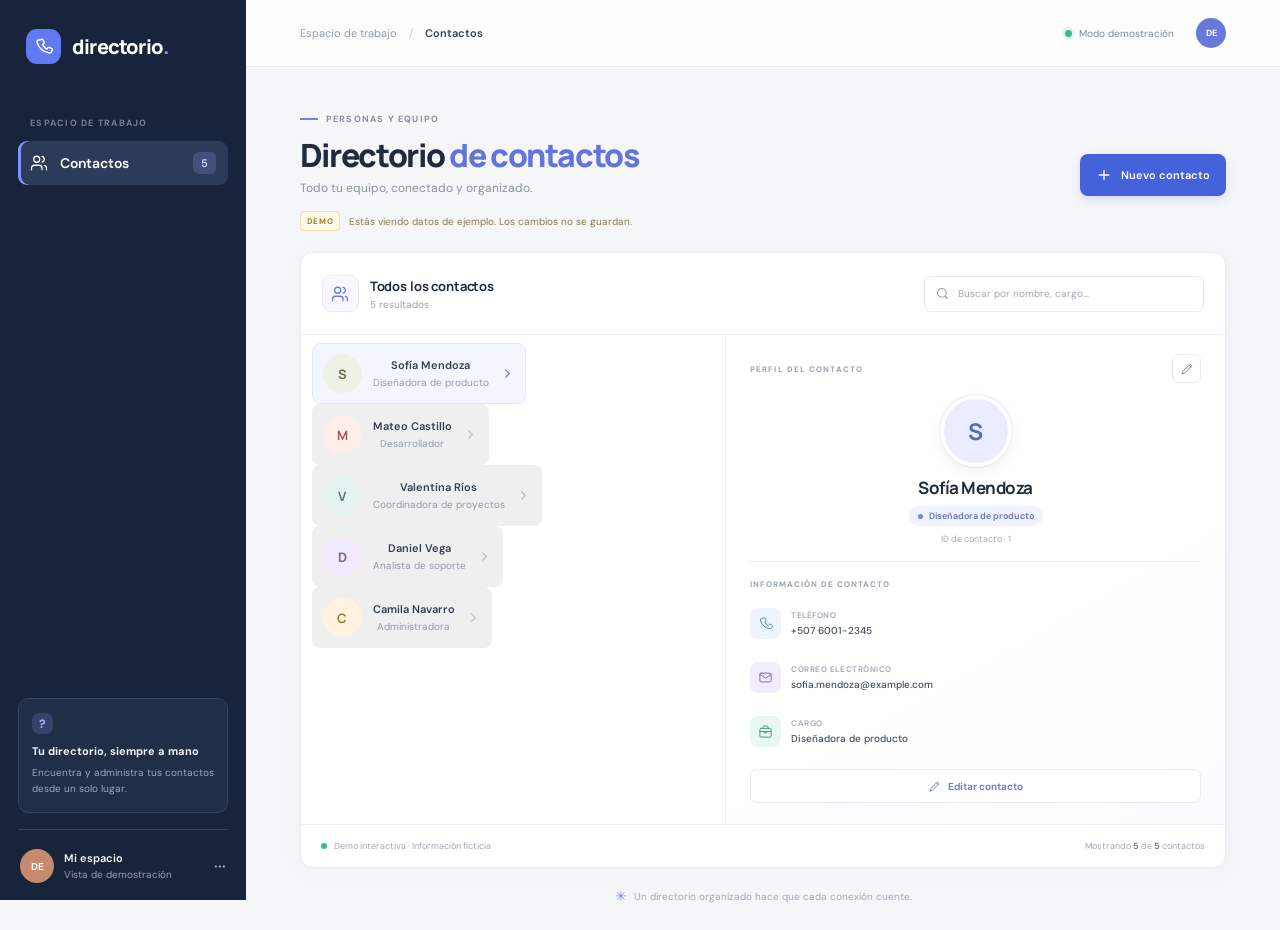
<file: demo/index.html>
<!doctype html>
<html lang="es">
<head>
  <meta charset="utf-8">
  <meta name="viewport" content="width=device-width, initial-scale=1">
  <meta name="theme-color" content="#f5f6f8">
  <meta name="description" content="Demo interactiva del Directorio Telefónico.">
  <title>Directorio telefónico · Demo</title>
  <link rel="preconnect" href="https://fonts.googleapis.com">
  <link rel="preconnect" href="https://fonts.gstatic.com" crossorigin>
  <link href="https://fonts.googleapis.com/css2?family=DM+Sans:wght@400;500;600;700&family=Manrope:wght@500;600;700;800&display=swap" rel="stylesheet">
  <link rel="stylesheet" href="../static/css/app.css">
</head>
<body>
  <div class="app-shell">
    <aside class="sidebar">
      <a class="brand" href="./" aria-label="Directorio, inicio">
        <span class="brand-mark" aria-hidden="true">
          <svg viewBox="0 0 24 24"><path d="M7.4 3.8 9.6 3a1.7 1.7 0 0 1 2.1 1l1 2.5a1.7 1.7 0 0 1-.5 2l-1.4 1.1a14 14 0 0 0 5.6 5.6l1.1-1.4a1.7 1.7 0 0 1 2-.5l2.5 1a1.7 1.7 0 0 1 1 2.1l-.8 2.2a2.6 2.6 0 0 1-2.7 1.7A18.7 18.7 0 0 1 3.7 6.5a2.6 2.6 0 0 1 1.7-2.7Z"/></svg>
        </span>
        <span class="brand-name">directorio<span>.</span></span>
      </a>
      <div class="side-label">ESPACIO DE TRABAJO</div>
      <a class="nav-link active" href="./">
        <svg viewBox="0 0 24 24" aria-hidden="true"><path d="M16 21v-2a4 4 0 0 0-4-4H6a4 4 0 0 0-4 4v2M9 11a4 4 0 1 0 0-8 4 4 0 0 0 0 8Zm13 10v-2a4 4 0 0 0-3-3.87M16 3.13a4 4 0 0 1 0 7.75"/></svg>
        <span>Contactos</span><span class="nav-count" id="sidebar-count">0</span>
      </a>
      <div class="sidebar-bottom">
        <div class="help-card"><div class="help-icon">?</div><strong>Tu directorio, siempre a mano</strong><span>Encuentra y administra tus contactos desde un solo lugar.</span></div>
        <div class="sidebar-profile"><div class="profile-avatar">DE</div><div class="profile-copy"><strong>Mi espacio</strong><span>Vista de demostración</span></div><span class="profile-dots">···</span></div>
      </div>
    </aside>

    <main class="main-content">
      <header class="topbar">
        <div class="breadcrumb"><span>Espacio de trabajo</span><span class="crumb-separator">/</span><strong>Contactos</strong></div>
        <div class="topbar-right"><span class="connection"><i></i> Modo demostración</span><div class="top-avatar" aria-label="Demo">DE</div></div>
      </header>
      <section class="content">
        <div class="page-heading">
          <div><div class="eyebrow"><span class="eyebrow-line"></span> PERSONAS Y EQUIPO</div><h1>Directorio <span>de contactos</span></h1><p>Todo tu equipo, conectado y organizado.</p></div>
          <button class="primary-button" type="button" data-open="add-dialog"><svg viewBox="0 0 24 24" aria-hidden="true"><path d="M12 5v14M5 12h14"/></svg>Nuevo contacto</button>
        </div>
        <div class="demo-notice"><span>DEMO</span> Estás viendo datos de ejemplo. Los cambios no se guardan.</div>
        <div class="flash-stack" id="status-message" role="status" aria-live="polite"></div>
        <section class="directory-card">
          <div class="directory-toolbar">
            <div class="section-title"><div class="section-icon"><svg viewBox="0 0 24 24" aria-hidden="true"><path d="M16 21v-2a4 4 0 0 0-4-4H6a4 4 0 0 0-4 4v2M9 11a4 4 0 1 0 0-8 4 4 0 0 0 0 8Zm13 10v-2a4 4 0 0 0-3-3.87M16 3.13a4 4 0 0 1 0 7.75"/></svg></div><div><h2>Todos los contactos</h2><p id="result-count"></p></div></div>
            <label class="search-form"><svg viewBox="0 0 24 24" aria-hidden="true"><circle cx="11" cy="11" r="7"/><path d="m20 20-4-4"/></svg><input id="search" type="search" placeholder="Buscar por nombre, cargo..." aria-label="Buscar contactos"><kbd>⌕</kbd></label>
          </div>
          <div class="directory-body">
            <div class="contact-list" id="contact-list" aria-label="Lista de contactos"></div>
            <section class="contact-detail" id="contact-detail" aria-label="Detalle del contacto"></section>
          </div>
          <footer class="directory-footer"><span><i></i> Demo interactiva · Información ficticia</span><span id="footer-count"></span></footer>
        </section>
        <div class="page-footnote"><span class="footnote-mark">✳</span> Un directorio organizado hace que cada conexión cuente.</div>
      </section>
    </main>
  </div>

  <dialog class="contact-dialog" id="add-dialog">
    <form class="dialog-form" id="add-form">
      <div class="dialog-heading"><div><span class="dialog-kicker">DIRECTORIO · DEMO</span><h2>Nuevo contacto</h2><p>Prueba a agregar una persona al directorio.</p></div><button class="dialog-close" type="button" aria-label="Cerrar">×</button></div>
      <div class="form-grid">
        <label>Nombre <span>*</span><input name="nombre" required maxlength="100" autocomplete="given-name"></label>
        <label>Apellido <span>*</span><input name="apellido" required maxlength="100" autocomplete="family-name"></label>
        <label>Teléfono<input name="telefono" type="tel" maxlength="40" autocomplete="tel"></label>
        <label>Correo electrónico<input name="email" type="email" maxlength="254" autocomplete="email"></label>
        <label class="full-field">Cargo<input name="role" maxlength="100" placeholder="Ej. Coordinación"></label>
      </div>
      <div class="dialog-actions"><button class="cancel-button" type="button">Cancelar</button><button class="primary-button" type="submit">Agregar a la demo <span>→</span></button></div>
    </form>
  </dialog>

  <dialog class="contact-dialog" id="edit-dialog">
    <form class="dialog-form" id="edit-form">
      <div class="dialog-heading"><div><span class="dialog-kicker">DIRECTORIO · DEMO</span><h2>Editar contacto</h2><p>Los cambios solo estarán disponibles mientras esta página siga abierta.</p></div><button class="dialog-close" type="button" aria-label="Cerrar">×</button></div>
      <div class="form-grid">
        <label>Nombre <span>*</span><input name="nombre" required maxlength="100" autocomplete="given-name"></label>
        <label>Apellido <span>*</span><input name="apellido" required maxlength="100" autocomplete="family-name"></label>
        <label>Teléfono<input name="telefono" type="tel" maxlength="40" autocomplete="tel"></label>
        <label>Correo electrónico<input name="email" type="email" maxlength="254" autocomplete="email"></label>
        <label class="full-field">Cargo<input name="role" maxlength="100"></label>
      </div>
      <div class="dialog-actions"><button class="cancel-button" type="button">Cancelar</button><button class="primary-button" type="submit">Guardar en la demo <span>→</span></button></div>
    </form>
  </dialog>
  <script src="./demo.js" defer></script>
</body>
</html>
</file>
<file: static/css/app.css>
:root {
  color-scheme: light;
  --ink: #202b3d;
  --muted: #8c96a6;
  --line: #e9edf2;
  --blue: #4662db;
  --blue-dark: #354fc5;
  --canvas: #f5f6f8;
  --sidebar: #17243b;
}

* { box-sizing: border-box; }
body { margin: 0; background: var(--canvas); color: var(--ink); font-family: "DM Sans", sans-serif; font-size: 14px; -webkit-font-smoothing: antialiased; }
button, input { font: inherit; }
button { cursor: pointer; }
.app-shell { min-height: 100vh; }
.sidebar { position: fixed; inset: 0 auto 0 0; z-index: 3; display: flex; flex-direction: column; width: 246px; padding: 29px 18px 17px; color: #fff; background: var(--sidebar); }
.brand { display: flex; align-items: center; gap: 11px; margin: 0 0 53px 8px; color: #fff; text-decoration: none; }
.brand-mark { display: grid; width: 35px; height: 35px; place-items: center; border-radius: 11px; background: #617af1; }
.brand-mark svg { width: 19px; height: 19px; fill: none; stroke: #fff; stroke-linecap: round; stroke-linejoin: round; stroke-width: 1.8; }
.brand-name { font: 800 20px "Manrope", sans-serif; letter-spacing: -.8px; }
.brand-name span { color: #8395ff; }
.side-label { margin: 0 0 12px 12px; color: #738099; font-size: 9px; font-weight: 700; letter-spacing: 1.25px; }
.nav-link { display: flex; height: 44px; align-items: center; gap: 12px; padding: 0 12px; border-radius: 9px; color: #b7c1d1; text-decoration: none; font-weight: 600; }
.nav-link.active { color: #fff; background: #2b3b58; box-shadow: inset 3px 0 #8291ff; }
.nav-link svg { width: 18px; height: 18px; fill: none; stroke: currentColor; stroke-linecap: round; stroke-linejoin: round; stroke-width: 1.7; }
.nav-count { display: grid; min-width: 23px; height: 22px; place-items: center; margin-left: auto; border-radius: 6px; color: #cbd4ff; background: #40517b; font-size: 11px; }
.sidebar-bottom { margin-top: auto; }
.help-card { display: flex; flex-direction: column; gap: 7px; padding: 14px 13px 15px; border: 1px solid #35435c; border-radius: 10px; background: #202e47; }
.help-icon { display: grid; width: 21px; height: 21px; place-items: center; margin-bottom: 3px; border-radius: 7px; color: #aab8ff; background: #34446a; font-size: 12px; font-weight: 700; }
.help-card strong { color: #f2f4fa; font-size: 11px; }
.help-card > span { color: #9da9bc; font-size: 10px; line-height: 1.6; }
.sidebar-profile { display: flex; align-items: center; gap: 10px; padding: 19px 2px 0; margin-top: 16px; border-top: 1px solid #344057; }
.profile-avatar, .top-avatar { display: grid; flex: 0 0 auto; width: 34px; height: 34px; place-items: center; border-radius: 50%; color: #fff; background: #c88971; font-size: 10px; font-weight: 700; }
.profile-copy { display: flex; flex-direction: column; gap: 3px; }
.profile-copy strong { font-size: 11px; font-weight: 600; }
.profile-copy span { color: #96a2b7; font-size: 10px; }
.profile-dots { margin-left: auto; color: #a9b3c3; font-size: 19px; line-height: 1; }
.main-content { min-height: 100vh; margin-left: 246px; }
.topbar { display: flex; height: 67px; align-items: center; justify-content: space-between; padding: 0 5.2%; border-bottom: 1px solid #e9ecf0; background: rgba(255,255,255,.7); }
.breadcrumb { display: flex; align-items: center; gap: 12px; color: #939cac; font-size: 11px; }
.breadcrumb strong { color: #344055; font-weight: 600; }
.crumb-separator { color: #c0c6d0; }
.topbar-right { display: flex; align-items: center; gap: 22px; }
.connection { display: flex; align-items: center; gap: 7px; color: #7d8798; font-size: 10px; }
.connection i, .directory-footer i { width: 7px; height: 7px; border-radius: 50%; background: #38bf8b; box-shadow: 0 0 0 3px #e6f7f0; }
.top-avatar { width: 30px; height: 30px; background: #6879d9; font-size: 9px; }
.content { width: min(1190px, 100%); padding: 46px 5.2% 25px; margin: 0 auto; }
.page-heading { display: flex; align-items: flex-end; justify-content: space-between; margin-bottom: 28px; }
.eyebrow { display: flex; align-items: center; gap: 8px; margin-bottom: 11px; color: #8490a2; font-size: 9px; font-weight: 700; letter-spacing: 1.2px; }
.eyebrow-line { width: 18px; height: 2px; background: #7081e9; }
h1, h2, p { margin-top: 0; }
h1 { margin-bottom: 6px; color: #202b3d; font: 800 clamp(25px, 3vw, 32px)/1.2 "Manrope", sans-serif; letter-spacing: -1.35px; }
h1 span { color: #6375dc; }
.page-heading p { margin: 0; color: #8993a2; font-size: 12px; }
.primary-button { display: inline-flex; height: 42px; align-items: center; justify-content: center; gap: 9px; padding: 0 16px; border: 0; border-radius: 8px; color: #fff; background: var(--blue); box-shadow: 0 4px 10px #4662db2b; font-size: 11px; font-weight: 600; transition: background .15s, transform .15s; }
.primary-button:hover { transform: translateY(-1px); background: var(--blue-dark); }
.primary-button svg { width: 16px; height: 16px; fill: none; stroke: currentColor; stroke-linecap: round; stroke-width: 2; }
.directory-card { overflow: hidden; border: 1px solid #e8ebf0; border-radius: 12px; background: #fff; box-shadow: 0 5px 25px #293e5b08; }
.directory-toolbar { display: flex; min-height: 82px; align-items: center; justify-content: space-between; gap: 18px; padding: 15px 21px; border-bottom: 1px solid #edf0f3; }
.section-title { display: flex; align-items: center; gap: 11px; }
.section-icon { display: grid; width: 37px; height: 37px; place-items: center; border: 1px solid #e9ecf3; border-radius: 9px; color: #697bdd; background: #f7f8ff; }
.section-icon svg { width: 18px; height: 18px; fill: none; stroke: currentColor; stroke-linecap: round; stroke-linejoin: round; stroke-width: 1.7; }
.section-title h2 { margin: 0 0 3px; font: 700 13px "Manrope", sans-serif; letter-spacing: -.15px; }
.section-title p { margin: 0; color: #99a2b0; font-size: 10px; }
.search-form { display: flex; width: min(280px, 48%); height: 36px; align-items: center; gap: 8px; padding: 0 10px; border: 1px solid #e8ebf0; border-radius: 7px; color: #969faf; background: #fff; }
.search-form:focus-within { border-color: #9ca9f0; box-shadow: 0 0 0 3px #6779e616; }
.search-form svg { width: 15px; height: 15px; flex: 0 0 auto; fill: none; stroke: currentColor; stroke-linecap: round; stroke-width: 1.8; }
.search-form input { width: 100%; min-width: 0; padding: 0; border: 0; outline: 0; color: #364257; background: transparent; font-size: 10px; }
.search-form input::placeholder { color: #a0a8b5; }
.search-form kbd { display: none; }
.directory-body { display: grid; min-height: 432px; grid-template-columns: minmax(280px, .92fr) minmax(310px, 1.08fr); }
.contact-list { min-height: 432px; padding: 8px 11px 12px; border-right: 1px solid #edf0f3; }
.contact-row { display: flex; min-height: 61px; align-items: center; gap: 11px; padding: 7px 10px; border: 1px solid transparent; border-radius: 8px; color: inherit; text-decoration: none; transition: background .12s, border-color .12s; }
.contact-row:hover { background: #f8f9fc; }
.contact-row.selected { border-color: #e3e7fb; background: #f4f6ff; }
.contact-avatar { display: grid; width: 39px; height: 39px; flex: 0 0 auto; place-items: center; border-radius: 50%; object-fit: cover; color: #5664ba; background: #eaedff; font: 700 13px "Manrope", sans-serif; }
.avatar-color-0 { color: #63724d; background: #edf2e4; }
.avatar-color-1 { color: #a35b52; background: #ffede9; }
.avatar-color-2 { color: #527b79; background: #e4f2f0; }
.avatar-color-3 { color: #805c95; background: #f1eafd; }
.avatar-color-4 { color: #a47737; background: #fff3df; }
.avatar-color-5 { color: #536e9a; background: #e8effb; }
.contact-copy { display: flex; min-width: 0; flex-direction: column; gap: 4px; }
.contact-copy strong { overflow: hidden; color: #334054; font-size: 11px; font-weight: 600; text-overflow: ellipsis; white-space: nowrap; }
.contact-copy span { overflow: hidden; color: #929bab; font-size: 10px; text-overflow: ellipsis; white-space: nowrap; }
.row-arrow { width: 15px; height: 15px; flex: 0 0 auto; margin-left: auto; fill: none; stroke: #b9c0cc; stroke-linecap: round; stroke-linejoin: round; stroke-width: 1.7; }
.contact-row.selected .row-arrow { stroke: #7182e2; }
.contact-detail { padding: 19px 24px 21px; background: linear-gradient(150deg, #fff 60%, #fafbff 100%); }
.detail-topline { display: flex; align-items: center; justify-content: space-between; color: #9ba4b2; font-size: 8px; font-weight: 700; letter-spacing: 1.1px; }
.icon-button { display: grid; width: 29px; height: 29px; place-items: center; border: 1px solid #e8ebf0; border-radius: 7px; color: #7d89a4; background: #fff; }
.icon-button:hover { color: var(--blue); border-color: #dce1fa; background: #f8f9ff; }
.icon-button svg { width: 14px; height: 14px; fill: none; stroke: currentColor; stroke-linecap: round; stroke-linejoin: round; stroke-width: 1.6; }
.profile-hero { display: flex; flex-direction: column; align-items: center; padding: 12px 0 16px; text-align: center; }
.detail-avatar { display: grid; width: 72px; height: 72px; place-items: center; margin-bottom: 9px; border: 4px solid #fff; border-radius: 50%; object-fit: cover; box-shadow: 0 0 0 1px #e8ebf0, 0 5px 14px #26375210; color: #5968bd; background: #eaedff; font: 700 23px "Manrope", sans-serif; }
.profile-hero h2 { margin: 0 0 7px; font: 700 17px "Manrope", sans-serif; letter-spacing: -.5px; }
.role-badge { display: flex; align-items: center; gap: 6px; padding: 4px 9px; border-radius: 20px; color: #6875c5; background: #f0f2ff; font-size: 9px; font-weight: 600; }
.role-badge i { width: 5px; height: 5px; border-radius: 50%; background: #7484e7; }
.contact-id { margin-top: 7px; color: #a4acb9; font-size: 9px; }
.detail-divider { height: 1px; background: #eceff3; }
.detail-section-title { margin: 17px 0 10px; color: #9aa3b0; font-size: 8px; font-weight: 700; letter-spacing: 1px; }
.info-list { display: flex; flex-direction: column; gap: 6px; }
.info-item { display: flex; min-height: 48px; align-items: center; gap: 10px; }
.info-icon { display: grid; width: 31px; height: 31px; flex: 0 0 auto; place-items: center; border-radius: 8px; }
.info-icon svg { width: 15px; height: 15px; fill: none; stroke: currentColor; stroke-linecap: round; stroke-linejoin: round; stroke-width: 1.6; }
.phone-icon { color: #5f81c6; background: #edf3ff; }
.email-icon { color: #7b6ac1; background: #f1edff; }
.role-icon { color: #4a9c87; background: #e9f7f2; }
.info-item > span:last-child { display: flex; min-width: 0; flex-direction: column; gap: 4px; }
.info-item small { color: #a0a8b4; font-size: 8px; font-weight: 600; letter-spacing: .55px; }
.info-item strong { overflow-wrap: anywhere; color: #445064; font-size: 10px; font-weight: 500; }
.edit-button { display: flex; width: 100%; height: 34px; align-items: center; justify-content: center; gap: 7px; margin-top: 14px; border: 1px solid #e7eaf0; border-radius: 7px; color: #6876ca; background: #fff; font-size: 10px; font-weight: 600; transition: background .15s; }
.edit-button:hover { background: #f7f8ff; }
.edit-button svg { width: 13px; height: 13px; fill: none; stroke: currentColor; stroke-linecap: round; stroke-linejoin: round; stroke-width: 1.6; }
.directory-footer { display: flex; min-height: 43px; align-items: center; justify-content: space-between; gap: 12px; padding: 0 20px; border-top: 1px solid #edf0f3; color: #a0a8b4; font-size: 9px; }
.directory-footer > span:first-child { display: flex; align-items: center; gap: 7px; }
.directory-footer i { width: 6px; height: 6px; box-shadow: none; }
.directory-footer strong { color: #687385; font-weight: 600; }
.page-footnote { display: flex; align-items: center; justify-content: center; gap: 7px; padding: 19px 0 0; color: #a0a8b5; font-size: 10px; }
.footnote-mark { color: #8391e2; font-size: 14px; }
.empty-state, .detail-empty { display: flex; min-height: 390px; flex-direction: column; align-items: center; justify-content: center; gap: 9px; padding: 25px; text-align: center; }
.empty-icon { display: grid; width: 44px; height: 44px; place-items: center; margin-bottom: 4px; border-radius: 13px; color: #7887d9; background: #f0f2ff; }
.empty-icon svg { width: 19px; height: 19px; fill: none; stroke: currentColor; stroke-linecap: round; stroke-linejoin: round; stroke-width: 1.7; }
.empty-state strong, .detail-empty strong { color: #485469; font: 700 12px "Manrope", sans-serif; }
.empty-state > span:not(.empty-icon), .detail-empty > span:not(.empty-icon) { max-width: 240px; color: #9aa3b0; font-size: 10px; line-height: 1.6; }
.text-button { padding: 0; margin-top: 4px; border: 0; color: #6273d8; background: transparent; font-size: 10px; font-weight: 600; }
.text-button span { margin-left: 3px; font-size: 15px; vertical-align: -1px; }
.detail-empty { min-height: 390px; }
.flash-stack { display: grid; gap: 8px; margin: -12px 0 16px; }
.flash { padding: 11px 14px; border: 1px solid; border-radius: 8px; font-size: 11px; }
.flash.error { border-color: #f4d0cf; color: #a84643; background: #fff5f4; }
.flash.success { border-color: #cdebdc; color: #277352; background: #f1fbf6; }
.demo-notice { display: flex; align-items: center; gap: 9px; margin: -13px 0 17px; color: #8a7952; font-size: 10px; }
.demo-notice > span { padding: 4px 6px; border: 1px solid #f0dfb8; border-radius: 4px; color: #a17b2c; background: #fff9e9; font-size: 8px; font-weight: 700; letter-spacing: .6px; }
.contact-dialog { width: min(500px, calc(100% - 32px)); max-width: none; max-height: min(92vh, 700px); padding: 0; overflow: auto; border: 1px solid #e8ebf0; border-radius: 14px; color: var(--ink); background: #fff; box-shadow: 0 24px 80px #15233a33; }
.contact-dialog::backdrop { background: #18243a70; backdrop-filter: blur(3px); }
.dialog-form { padding: 25px; }
.dialog-heading { display: flex; align-items: flex-start; justify-content: space-between; gap: 10px; margin-bottom: 20px; }
.dialog-kicker { color: #7f8cda; font-size: 8px; font-weight: 700; letter-spacing: 1px; }
.dialog-heading h2 { margin: 5px 0; font: 700 20px "Manrope", sans-serif; }
.dialog-heading p { margin: 0; color: #929bab; font-size: 11px; }
.dialog-close { width: 29px; height: 29px; padding: 0; border: 0; border-radius: 7px; color: #828c9d; background: #f4f5f8; font-size: 20px; line-height: 1; }
.form-grid { display: grid; grid-template-columns: 1fr 1fr; gap: 14px 12px; }
.form-grid label { display: flex; flex-direction: column; gap: 6px; color: #556176; font-size: 10px; font-weight: 600; }
.form-grid label > span { display: inline; color: #d16d64; }
.form-grid input { width: 100%; height: 38px; padding: 0 10px; border: 1px solid #e3e7ed; border-radius: 7px; outline: 0; color: #354155; background: #fff; font-size: 11px; }
.form-grid input:focus { border-color: #8997e8; box-shadow: 0 0 0 3px #6678dd18; }
.full-field { grid-column: 1 / -1; }
.dialog-actions { display: flex; justify-content: flex-end; gap: 8px; margin-top: 23px; }
.dialog-actions .primary-button { height: 38px; font-size: 10px; }
.dialog-actions .primary-button span { font-size: 16px; line-height: 0; }
.cancel-button { height: 38px; padding: 0 13px; border: 1px solid #e4e7ed; border-radius: 8px; color: #737e90; background: #fff; font-size: 10px; }
.cancel-button:hover { background: #f7f8fa; }

@media (min-width: 1500px) {
  .content { padding-top: 58px; }
}
@media (max-width: 1000px) {
  .sidebar { width: 210px; }
  .main-content { margin-left: 210px; }
  .content { padding-right: 4%; padding-left: 4%; }
  .directory-body { grid-template-columns: minmax(230px, .9fr) minmax(280px, 1.1fr); }
  .contact-detail { padding-right: 18px; padding-left: 18px; }
}
@media (max-width: 760px) {
  .sidebar { position: static; width: auto; height: 60px; flex-direction: row; align-items: center; padding: 0 18px; }
  .brand { margin: 0; }
  .brand-mark { width: 31px; height: 31px; }
  .brand-name { font-size: 18px; }
  .side-label, .sidebar > .nav-link, .sidebar-bottom { display: none; }
  .main-content { margin-left: 0; }
  .topbar { height: 53px; padding: 0 20px; }
  .connection { display: none; }
  .content { padding: 31px 18px 22px; }
  .page-heading { align-items: flex-start; gap: 15px; }
  .page-heading .primary-button { height: 37px; padding: 0 11px; white-space: nowrap; font-size: 10px; }
  .directory-body { grid-template-columns: 1fr; }
  .contact-list { min-height: auto; max-height: 310px; overflow: auto; border-right: 0; }
  .contact-detail { border-top: 1px solid #edf0f3; }
  .detail-empty { min-height: 260px; }
  .directory-toolbar { min-height: 73px; padding: 12px; }
  .search-form { width: 45%; }
  .directory-footer { padding: 0 12px; font-size: 8px; }
}
@media (max-width: 430px) {
  .content { padding-right: 12px; padding-left: 12px; }
  .page-heading { flex-direction: column; }
  .page-heading .primary-button { align-self: flex-end; }
  .directory-toolbar { align-items: flex-start; flex-direction: column; }
  .search-form { width: 100%; }
  .directory-footer { align-items: flex-start; flex-direction: column; justify-content: center; gap: 5px; padding: 9px 12px; }
  .form-grid { grid-template-columns: 1fr; }
  .full-field { grid-column: auto; }
  .dialog-form { padding: 20px; }
}
</file>
